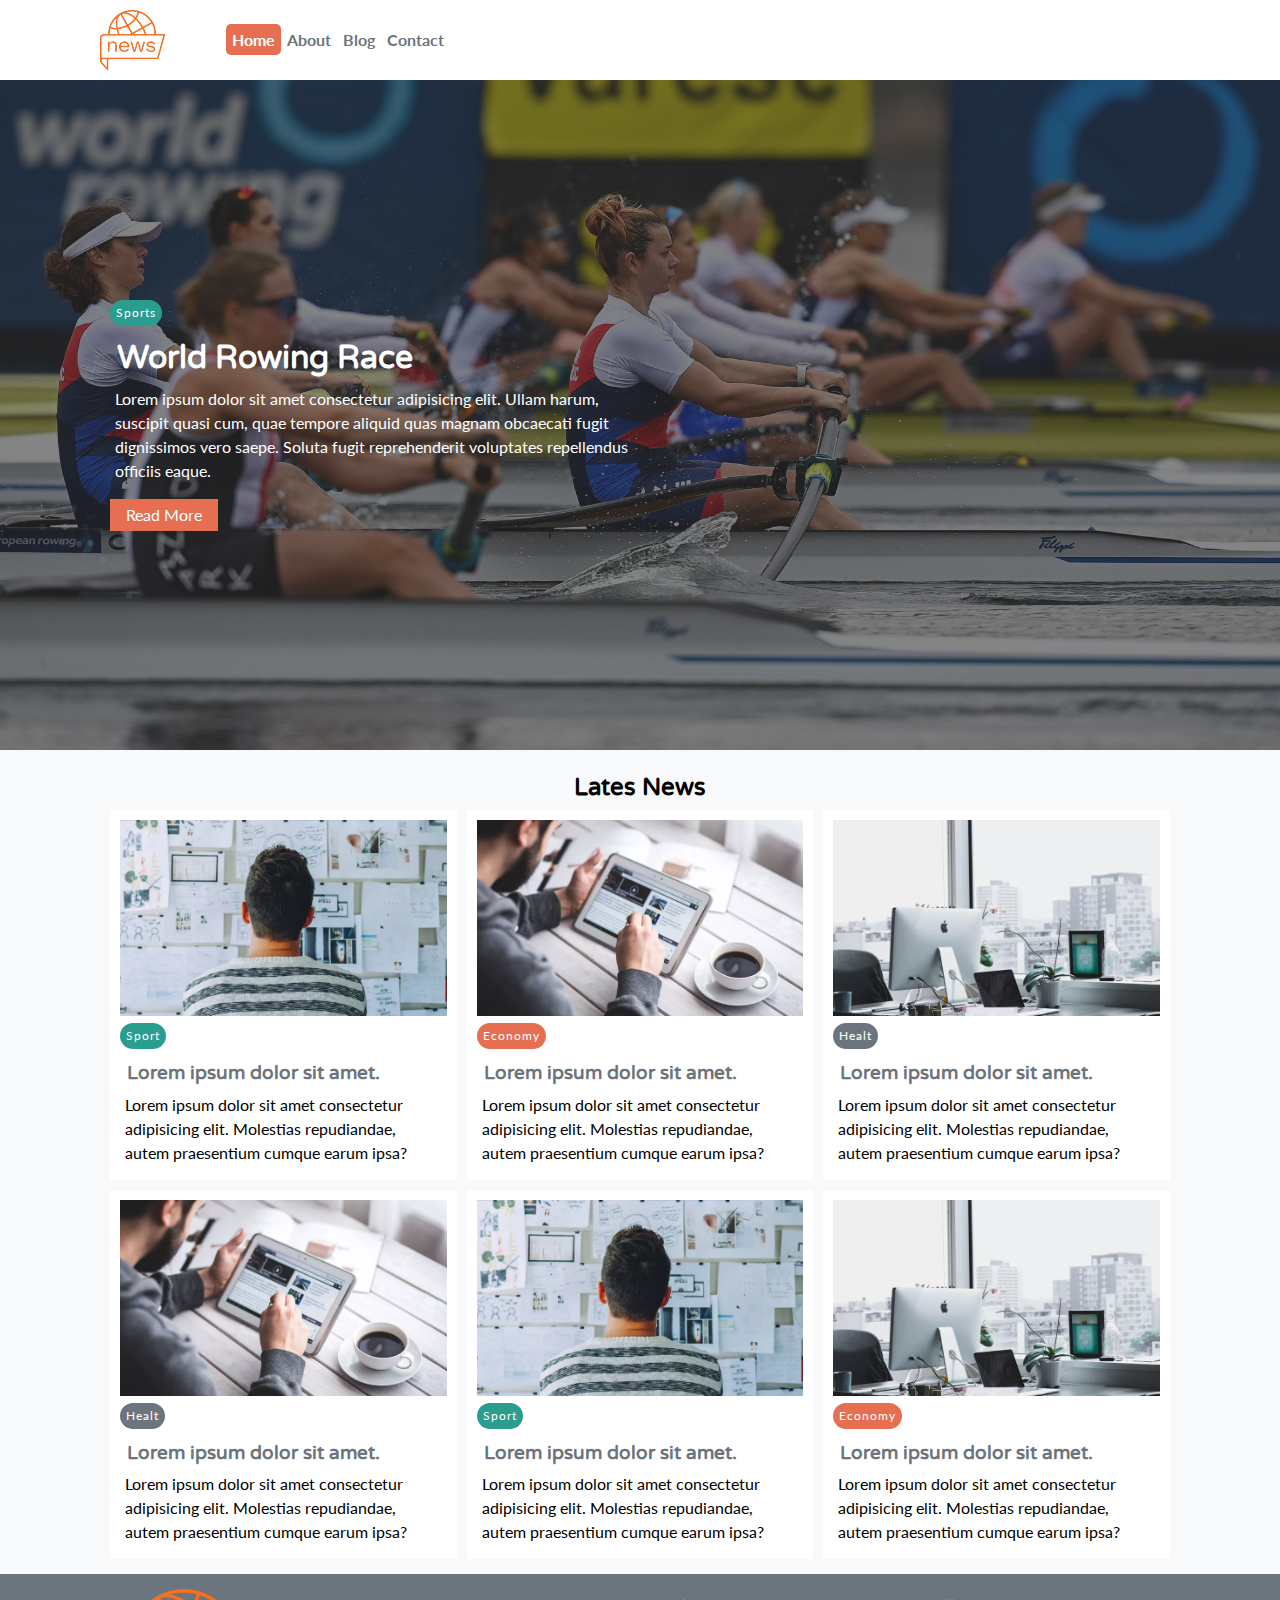
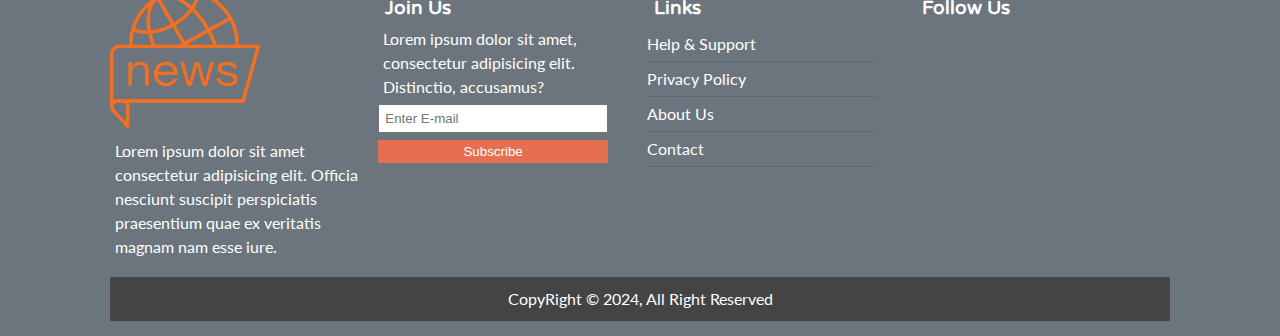
<file: 5)News/index.html>
<!DOCTYPE html>
<html lang="en">
<head>
    <meta charset="UTF-8">
    <meta http-equiv="X-UA-Compatible" content="IE=edge">
    <meta name="viewport" content="width=device-width, initial-scale=1.0">
    <link rel="stylesheet" href="https://cdnjs.cloudflare.com/ajax/libs/font-awesome/5.9.0/css/all.min.css" integrity="sha512-q3eWabyZPc1XTCmF+8/LuE1ozpg5xxn7iO89yfSOd5/oKvyqLngoNGsx8jq92Y8eXJ/IRxQbEC+FGSYxtk2oiw==" crossorigin="anonymous" referrerpolicy="no-referrer" />
    <link href="https://fonts.googleapis.com/css2?family=Lato&family=Varela+Round&display=swap" rel="stylesheet">
    <link rel="stylesheet" href="css/style.css">
    <link rel="stylesheet" media="screen and (max-width: 768px" href="css/mobile.css">
    <title>New Site</title>
</head>
<body>
     <nav id="main-nav" class="nav">
         <div class="container">
             <img src="img/logo.png" class="logo">
             <ul>
                 <li><a class="active" href="index.html">Home</a></li>
                 <li><a href="about.html">About</a></li>
                 <li><a href="blog.html">Blog</a></li>
                 <li><a href="contact.html">Contact</a></li>
             </ul>

             <div class="social-icons">
                 <a href="#"><i class="fab fa-facebook fa-2x"></i></a>
                 <a href="#"><i class="fab fa-twitter fa-2x"></i></a>
                 <a href="#"><i class="fab fa-instagram fa-2x"></i></a>
                 <a href="#"><i class="fab fa-youtube fa-2x"></i></a>
             </div>
         </div>
     </nav>

     <!-- header -->
     <header id="header">
         <div class="container">
             <div class="header-container">
                 <div class="header-content">
                     <div class="category bg-secondary">Sports</div>
                     <h1>World Rowing Race</h1>
                     <p class="mb-4">Lorem ipsum dolor sit amet consectetur adipisicing elit. Ullam harum, suscipit quasi cum, quae tempore aliquid quas magnam obcaecati fugit dignissimos vero saepe. Soluta fugit reprehenderit voluptates repellendus officiis eaque.</p>
                     <a href="#" class="btn btn-primary">Read More</a>
                 </div>
             </div>
         </div>
     </header>

     <!-- articles -->
     <section id="main-articles" class="py-2">
         <div class="container">
             <h2 style="text-align: center;">Lates News</h2>
             <div class="articles-container">

                 <article class="card">
                     <img src="img/img-1.webp">
                     <div>
                        <div class="category bg-secondary">Sport</div>
                        <h3>
                            <a href="article.html">Lorem ipsum dolor sit amet.</a>
                        </h3>
                            
                         <p>Lorem ipsum dolor sit amet consectetur adipisicing elit. Molestias repudiandae, autem praesentium cumque earum ipsa?</p>
                     </div>
                 </article>

                 <article class="card">
                    <img src="img/img-2.webp">
                    <div>
                       <div class="category bg-primary">Economy</div>
                       <h3>
                           <a href="article.html">Lorem ipsum dolor sit amet.</a>
                       </h3>
                           
                        <p>Lorem ipsum dolor sit amet consectetur adipisicing elit. Molestias repudiandae, autem praesentium cumque earum ipsa?</p>
                    </div>
                </article>

                <article class="card">
                    <img src="img/img-3.webp">
                    <div>
                       <div class="category bg-dark">Healt</div>
                       <h3>
                           <a href="article.html">Lorem ipsum dolor sit amet.</a>
                       </h3>
                           
                        <p>Lorem ipsum dolor sit amet consectetur adipisicing elit. Molestias repudiandae, autem praesentium cumque earum ipsa?</p>
                    </div>
                </article>

                <article class="card">
                    <img src="img/img-2.webp">
                    <div>
                       <div class="category bg-dark">Healt</div>
                       <h3>
                           <a href="article.html">Lorem ipsum dolor sit amet.</a>
                       </h3>
                           
                        <p>Lorem ipsum dolor sit amet consectetur adipisicing elit. Molestias repudiandae, autem praesentium cumque earum ipsa?</p>
                    </div>
                </article>

                <article class="card">
                    <img src="img/img-1.webp">
                    <div>
                       <div class="category bg-secondary">Sport</div>
                       <h3>
                           <a href="article.html">Lorem ipsum dolor sit amet.</a>
                       </h3>
                           
                        <p>Lorem ipsum dolor sit amet consectetur adipisicing elit. Molestias repudiandae, autem praesentium cumque earum ipsa?</p>
                    </div>
                </article>

                <article class="card">
                    <img src="img/img-3.webp">
                    <div>
                       <div class="category bg-primary">Economy</div>
                       <h3>
                           <a href="article.html">Lorem ipsum dolor sit amet.</a>
                       </h3>
                           
                        <p>Lorem ipsum dolor sit amet consectetur adipisicing elit. Molestias repudiandae, autem praesentium cumque earum ipsa?</p>
                    </div>
                </article>

                
             </div>
         </div>
     </section>

     <!-- footer -->
     <footer id="main-footer" class="py-2">
         <div class="container footer-container">
             <div>
                 <img src="img/logo.png" alt="">
                 <p>Lorem ipsum dolor sit amet consectetur adipisicing elit. Officia nesciunt suscipit perspiciatis praesentium quae ex veritatis magnam nam esse iure.</p>
             </div>
             <div>
                 <h3>Join Us</h3>
                 <p>Lorem ipsum dolor sit amet, consectetur adipisicing elit. Distinctio, accusamus?</p>
                 <form action="">
                     <input type="email" name="" id="" placeholder="Enter E-mail">
                     <input type="submit" value="Subscribe" class="btn btn-primary">
                 </form>
             </div>
             <div>
                 <h3>Links</h3>
                 <ul>
                     <li><a href="#">Help & Support</a></li>
                     <li><a href="#">Privacy Policy</a></li>
                     <li><a href="#">About Us</a></li>
                     <li><a href="#">Contact</a></li>
                 </ul>
             </div>
             <div>
                 <h3>Follow Us</h3>
                 <div>
                     <a href="#"><i class="fab fa-facebook fa-2x"></i></a>
                     <a href="#"><i class="fab fa-twitter fa-2x"></i></a>
                     <a href="#"><i class="fab fa-instagram fa-2x"></i></a>
                     <a href="#"><i class="fab fa-youtube fa-2x"></i></a>
                 </div>
             </div>
             <div>
                 <p>CopyRight &copy; 2024, All Right Reserved</p>
             </div>
         </div>
     </footer>
</body>
</html>
</file>
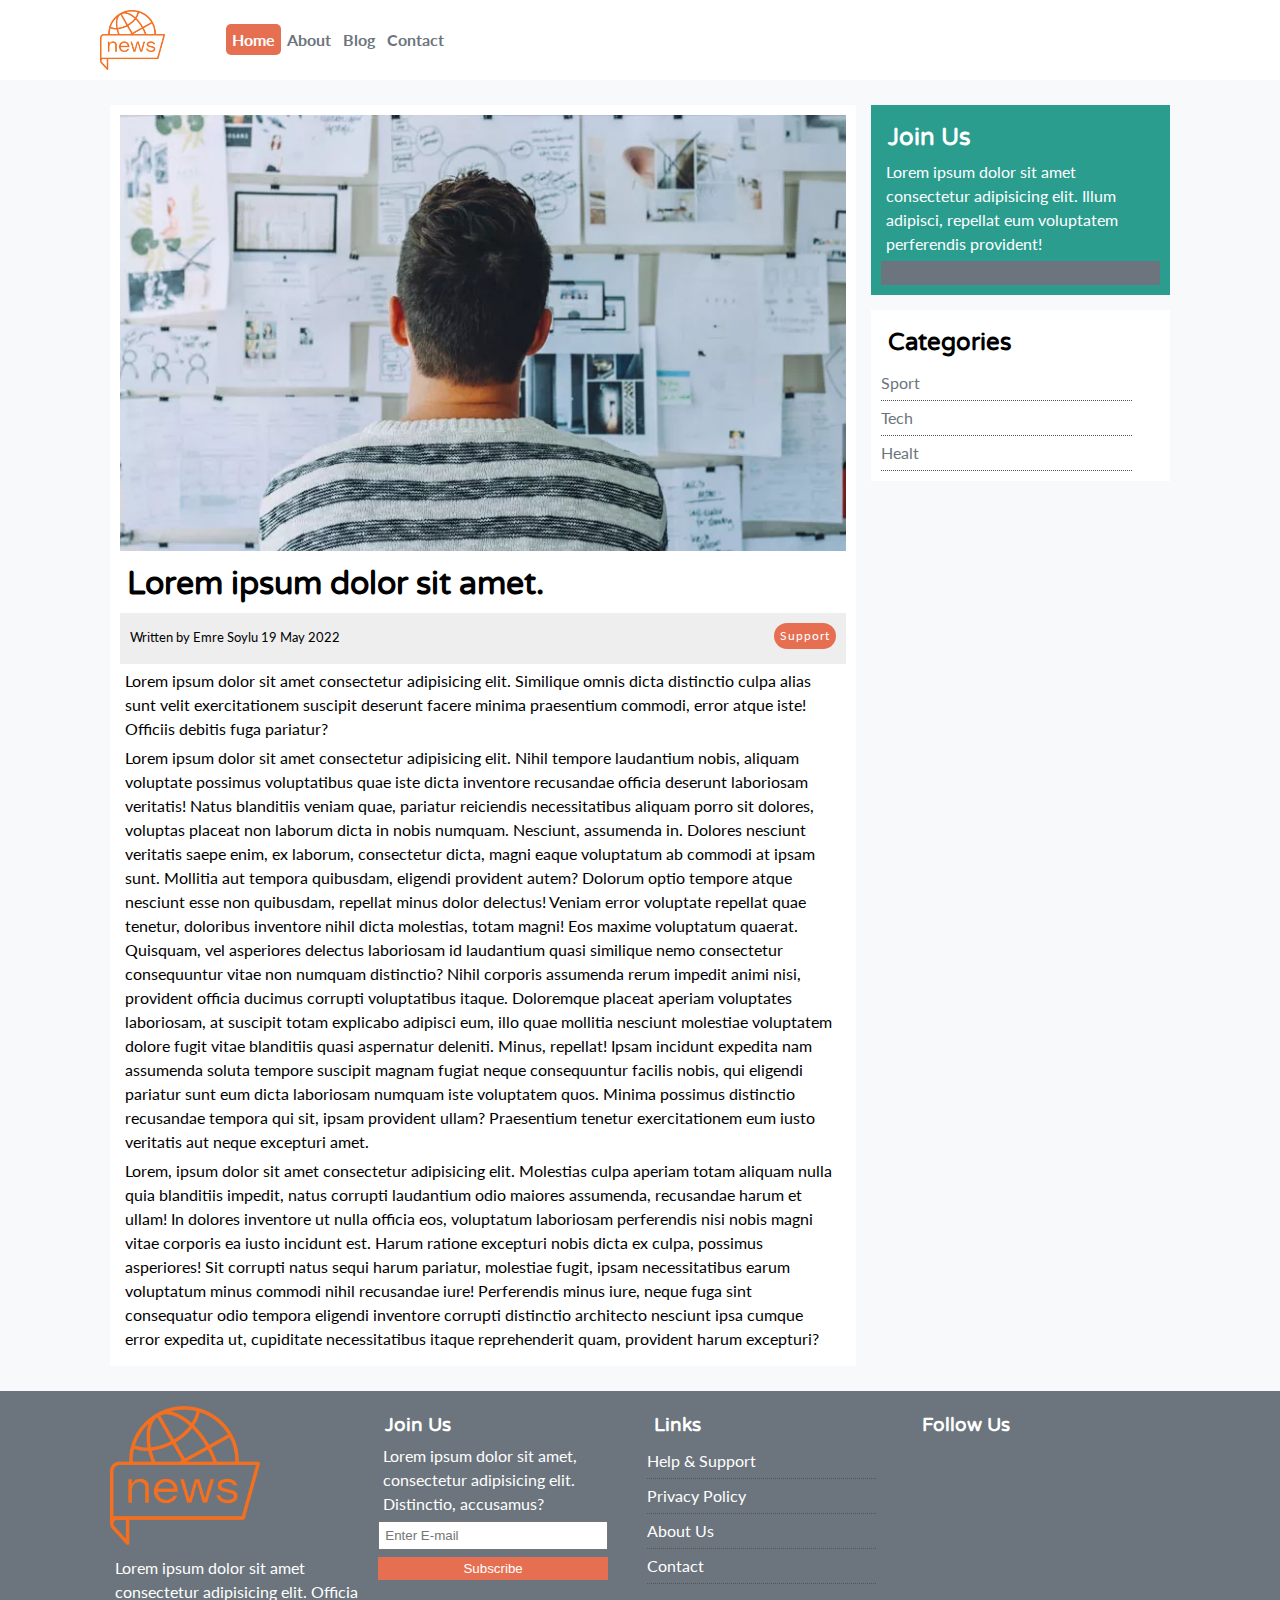
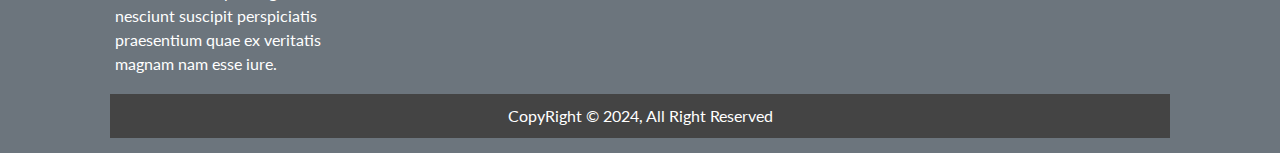
<file: 5)News/article.html>
<!DOCTYPE html>
<html lang="en">
<head>
    <meta charset="UTF-8">
    <meta http-equiv="X-UA-Compatible" content="IE=edge">
    <meta name="viewport" content="width=device-width, initial-scale=1.0">
    <link rel="stylesheet" href="https://cdnjs.cloudflare.com/ajax/libs/font-awesome/5.9.0/css/all.min.css" integrity="sha512-q3eWabyZPc1XTCmF+8/LuE1ozpg5xxn7iO89yfSOd5/oKvyqLngoNGsx8jq92Y8eXJ/IRxQbEC+FGSYxtk2oiw==" crossorigin="anonymous" referrerpolicy="no-referrer" />
    <link href="https://fonts.googleapis.com/css2?family=Lato&family=Varela+Round&display=swap" rel="stylesheet">
    <link rel="stylesheet" href="css/style.css">
    <link rel="stylesheet" media="screen and max-width: 768px" href="css/mobile.css">
    <title>New Site</title>
</head>
<body>
     <nav id="main-nav" class="nav">
         <div class="container">
             <img src="img/logo.png" class="logo">
             <ul>
                 <li><a class="active" href="index.html">Home</a></li>
                 <li><a href="about.html">About</a></li>
                 <li><a href="blog.html">Blog</a></li>
                 <li><a href="contact.html">Contact</a></li>
             </ul>

             <div class="social-icons">
                 <a href="#"><i class="fab fa-facebook fa-2x"></i></a>
                 <a href="#"><i class="fab fa-twitter fa-2x"></i></a>
                 <a href="#"><i class="fab fa-instagram fa-2x"></i></a>
                 <a href="#"><i class="fab fa-youtube fa-2x"></i></a>
             </div>
         </div>
     </nav>

     <section id="articles">
         <div class="container">
             <div class="page-container">
                 <article id="article" class="card">
                     <img src="img/img-1.webp" alt="">
                     <h1>Lorem ipsum dolor sit amet.</h1>
                     <div class="meta">
                         <small><i class="fas fa-user"></i>Written by Emre Soylu 19 May 2022</small>
                         <div class="category bg-primary">Support</div>
                     </div>
                     <p>Lorem ipsum dolor sit amet consectetur adipisicing elit. Similique omnis dicta distinctio culpa alias sunt velit exercitationem suscipit deserunt facere minima praesentium commodi, error atque iste! Officiis debitis fuga pariatur?</p>
                     <p>Lorem ipsum dolor sit amet consectetur adipisicing elit. Nihil tempore laudantium nobis, aliquam voluptate possimus voluptatibus quae iste dicta inventore recusandae officia deserunt laboriosam veritatis! Natus blanditiis veniam quae, pariatur reiciendis necessitatibus aliquam porro sit dolores, voluptas placeat non laborum dicta in nobis numquam. Nesciunt, assumenda in. Dolores nesciunt veritatis saepe enim, ex laborum, consectetur dicta, magni eaque voluptatum ab commodi at ipsam sunt. Mollitia aut tempora quibusdam, eligendi provident autem? Dolorum optio tempore atque nesciunt esse non quibusdam, repellat minus dolor delectus! Veniam error voluptate repellat quae tenetur, doloribus inventore nihil dicta molestias, totam magni! Eos maxime voluptatum quaerat. Quisquam, vel asperiores delectus laboriosam id laudantium quasi similique nemo consectetur consequuntur vitae non numquam distinctio? Nihil corporis assumenda rerum impedit animi nisi, provident officia ducimus corrupti voluptatibus itaque. Doloremque placeat aperiam voluptates laboriosam, at suscipit totam explicabo adipisci eum, illo quae mollitia nesciunt molestiae voluptatem dolore fugit vitae blanditiis quasi aspernatur deleniti. Minus, repellat! Ipsam incidunt expedita nam assumenda soluta tempore suscipit magnam fugiat neque consequuntur facilis nobis, qui eligendi pariatur sunt eum dicta laboriosam numquam iste voluptatem quos. Minima possimus distinctio recusandae tempora qui sit, ipsam provident ullam? Praesentium tenetur exercitationem eum iusto veritatis aut neque excepturi amet.</p>
                     <p>Lorem, ipsum dolor sit amet consectetur adipisicing elit. Molestias culpa aperiam totam aliquam nulla quia blanditiis impedit, natus corrupti laudantium odio maiores assumenda, recusandae harum et ullam! In dolores inventore ut nulla officia eos, voluptatum laboriosam perferendis nisi nobis magni vitae corporis ea iusto incidunt est. Harum ratione excepturi nobis dicta ex culpa, possimus asperiores! Sit corrupti natus sequi harum pariatur, molestiae fugit, ipsam necessitatibus earum voluptatum minus commodi nihil recusandae iure! Perferendis minus iure, neque fuga sint consequatur odio tempora eligendi inventore corrupti distinctio architecto nesciunt ipsa cumque error expedita ut, cupiditate necessitatibus itaque reprehenderit quam, provident harum excepturi?</p>
                 </article>
                 <aside class="card bg-secondary">
                     <h2>Join Us</h2>
                     <p>Lorem ipsum dolor sit amet consectetur adipisicing elit. Illum adipisci, repellat eum voluptatem perferendis provident!</p>
                     <a href="#" class="btn-dark btn-block">Join Now</a>
                 </aside>
                 <aside id="categories" class="card">
                     <ul>
                         <h2>Categories</h2>
                         <ul>
                             <li><a href="#"> <i class="fas fa-chevron-right"></i> Sport</a></li>
                             <li><a href="#"> <i class="fas fa-chevron-right"></i> Tech</a></li>
                             <li><a href="#"> <i class="fas fa-chevron-right"></i> Healt</a></li>
                         </ul>
                     </ul>
                 </aside>
                 
             </div>
         </div>
     </section>

     <!-- footer -->
     <footer id="main-footer" class="py-2">
         <div class="container footer-container">
             <div>
                 <img src="img/logo.png" alt="">
                 <p>Lorem ipsum dolor sit amet consectetur adipisicing elit. Officia nesciunt suscipit perspiciatis praesentium quae ex veritatis magnam nam esse iure.</p>
             </div>
             <div>
                 <h3>Join Us</h3>
                 <p>Lorem ipsum dolor sit amet, consectetur adipisicing elit. Distinctio, accusamus?</p>
                 <form action="">
                     <input type="email" name="" id="" placeholder="Enter E-mail">
                     <input type="submit" value="Subscribe" class="btn btn-primary">
                 </form>
             </div>
             <div>
                 <h3>Links</h3>
                 <ul>
                     <li><a href="#">Help & Support</a></li>
                     <li><a href="#">Privacy Policy</a></li>
                     <li><a href="#">About Us</a></li>
                     <li><a href="#">Contact</a></li>
                 </ul>
             </div>
             <div>
                 <h3>Follow Us</h3>
                 <div>
                     <a href="#"><i class="fab fa-facebook fa-2x"></i></a>
                     <a href="#"><i class="fab fa-twitter fa-2x"></i></a>
                     <a href="#"><i class="fab fa-instagram fa-2x"></i></a>
                     <a href="#"><i class="fab fa-youtube fa-2x"></i></a>
                 </div>
             </div>
             <div>
                 <p>CopyRight &copy; 2024, All Right Reserved</p>
             </div>
         </div>
     </footer>
</body>
</html>
</file>
<file: 5)News/css/style.css>
:root{
    --primary-color: #e76f51;
    --secondary-color: #2a9d8f;
    --light-color: #f8f9fa;
    --dark-color: #6c757d;

    --max-width: 1100px;
}

*{
    margin: 0;
    padding: 0;
    box-sizing: border-box;
}

html{
    font-size: 10px;

}

body{
    font-family: 'Lato' , sans-serif;
    font-size: 1.6rem;
    line-height: 1.5;
    background-color: var(--light-color);
}

a{
    color: var(--dark-color);
    text-decoration: none;
}

ul{
    list-style: none;
}

img{
    width: 100%;
}

h1, h2, h3, h4, h5, h6 {
    font-family: 'Varela Round' , sans-serif;
    margin: .7rem;
    line-height: 1.3;
}

p{
    margin: .5rem;
}

/* utils */
.container{
    max-width: var(--max-width);
    margin: 0 auto;
    padding: 0 2rem;
}

.btn{
    display: inline-block;
    border: none;
    background-color: var(--dark-color);
    color: #fff;
    padding: .4rem 1.6rem;
    text-align: center;
}

.btn-light{background-color: var(--light-color);}
.btn-dark{background-color: var(--dark-color);}
.btn-primary{background-color: var(--primary-color);}

.btn:hover{opacity: 0.8;}

.btn-block{
    display: block;
    width: 100%;
    text-align: center;
}

.bg-primary{background-color: var(--primary-color); color: #fff;}
.bg-secondary{background-color: var(--secondary-color) !important; color: #fff;}
.bg-light{background-color: var(--light-color); color: var(--dark-color);}
.bg-dark{background-color: var(--dark-color); color: #fff;}

.p-1{padding: 0.5rem;}
.p-2{padding: 0.6rem;}
.p-3{padding: 0.8rem;}
.p-4{padding: 1rem;}

.pt-1{padding-top: 0.5rem;}
.pt-2{padding-top: 0.6rem;}
.pt-3{padding-top: 0.8rem;}
.pt-4{padding-top: 1rem;}

.py-1{padding-top: 0.5rem ; padding-bottom: 0.5rem;}
.py-2{padding-top: 1.5rem ; padding-bottom: 1.5rem}
.py-3{padding-top: 0.8rem ; padding-bottom: 0.8rem;}
.py-4{padding-top: 1rem   ; padding-bottom: 1rem;}

.px-1{padding-right: 0.5rem ; padding-left: 0.5rem;}
.px-2{padding-right: 0.6rem ; padding-left: 0.6rem}
.px-3{padding-right: 0.8rem ; padding-left: 0.8rem;}
.px-4{padding-right: 1rem   ; padding-left: 1rem;}

.m-1{margin: 0.5rem;}
.m-2{margin: 0.6rem;}
.m-3{margin: 0.8rem;}
.m-4{margin: 1rem;}

.mb-1{margin-bottom: 0.5rem;}
.mb-2{margin-bottom: 0.6rem;}
.mb-3{margin-bottom: 0.8rem;}
.mb-4{margin-bottom: 1.6rem;}


.card{
    background-color: #fff;
    padding: 1rem;
}

.card-primary{
    background-color: var(--primary-color);
    padding: 1rem;
}

.category{
    display: inline-block;
    color: #fff;
    font-size: 1.2rem;
    letter-spacing: 1px;
    padding: .4rem .6rem;
    border-radius: 15px;
    margin-bottom: .5rem;

}

/* navbar */

#main-nav{
    background-color: #fff;
    position: sticky;
    top: 0;
    z-index: 3;
}

#main-nav .container{
    display: grid;
    grid-template-columns: 0.6fr 3fr 2fr;
    padding: 1rem;
    align-items: center;
}

#main-nav .logo{
    width: 65px;
}

#main-nav ul{
    display: flex;
    padding-left: 1rem;
    justify-self: start;
}

#main-nav ul li a{
    padding: 0.6rem;
    font-weight: bold;
}

#main-nav ul li a.active{
    background-color: var(--primary-color);
    color: #fff;
    border-radius: 5px;
}

#main-nav ul li a:hover{
    background-color: var(--light-color);
    color: var(--dark-color);
    transition-duration: .4s;
}

#main-nav .social-icons{
    justify-self: end;
}

/* header */

#header{
    color: #fff;
    background: #333;
    padding: 2rem;
    position: relative;
}

#header:before {
    content: "";
    background: url('../img/rowing.jpeg') no-repeat center/cover;
    position: absolute;
    top: 0;
    left: 0;
    width: 100%;
    height: 100%;
    opacity: 0.4;
}

#header .header-container{
    display: grid;
    grid-template-columns: repeat(2, 1fr);
    height: 70vh;
    align-items: center;
}

#header .header-content{
    z-index: 2;
}

/* articles */
#main-articles .articles-container{
    display: grid;
    grid-template-columns: repeat(3, 1fr);
    grid-gap: 1rem;
}

/* footer */
#main-footer{
    background-color: var(--dark-color);
    color: #fff;
}

#main-footer img{
    width: 150px;
}

#main-footer a{
    color: #fff;
}

#main-footer .footer-container{
    display: grid;
    grid-template-columns: repeat(4, 1fr);
    gap: 1.3rem;
}

#main-footer .footer-container > *:last-child{
   background-color: #444;
   grid-column: 1 / span 4;
   text-align: center;
   padding: .5rem;
}

#main-footer .footer-container input[type='email'] {
    width: 90%;
    padding: .5rem;
    margin-bottom: .5rem;
}

#main-footer .footer-container input[type='submit'] {
    width: 90%;
}

#main-footer .footer-container ul li{
    padding: .5rem 0;
    border-bottom: 1px dotted #555;
    width: 90%;
}

#main-footer .footer-container ul li a:hover{
    color: var(--primary-color);
}

/* article details */
.page-container{
    display: grid;
    grid-template-columns: 5fr 2fr;
    margin: 2.5rem 0;
    gap: 1.5rem;
}

.page-container > *:first-child{
    grid-row: 1 / span 3;
}

#article .meta{
    display: flex;
    justify-content: space-between;
    padding: 1rem;
    align-items: center;
    background-color: #eee;
}

.page-container #categories ul li{
    padding: .5rem 0;
    border-bottom: 1px dotted #555;
    width: 90%;
}

.page-container #categories ul li a:hover{
    color: var(--primary-color);
}
</file>
<file: 5)News/css/mobile.css>
#main-nav .social-icons{
    display: none;
}

#main-nav .container{
    grid-template-columns: 1fr;
    gap: 1.2rem;
}

#main-nav ul,
#main-nav img {
    justify-self: center;
}

#main-articles .articles-container {
    grid-template-columns: repeat(2, 1fr);
}

@media (max-width:600px) {
    #header .header-container,
    #main-articles .articles-container,
    #main-footer .footer-container{
        grid-template-columns: 1fr;
    }

    #main-footer .footer-container > *:last-child{
        grid-column: 1;
    }

    #main-footer .footer-container > *{
        border-bottom: 1px dotted #444;
        padding-bottom: 1rem;
    }

    .page-container {
        grid-template-columns: 1fr;
    }
}
</file>
